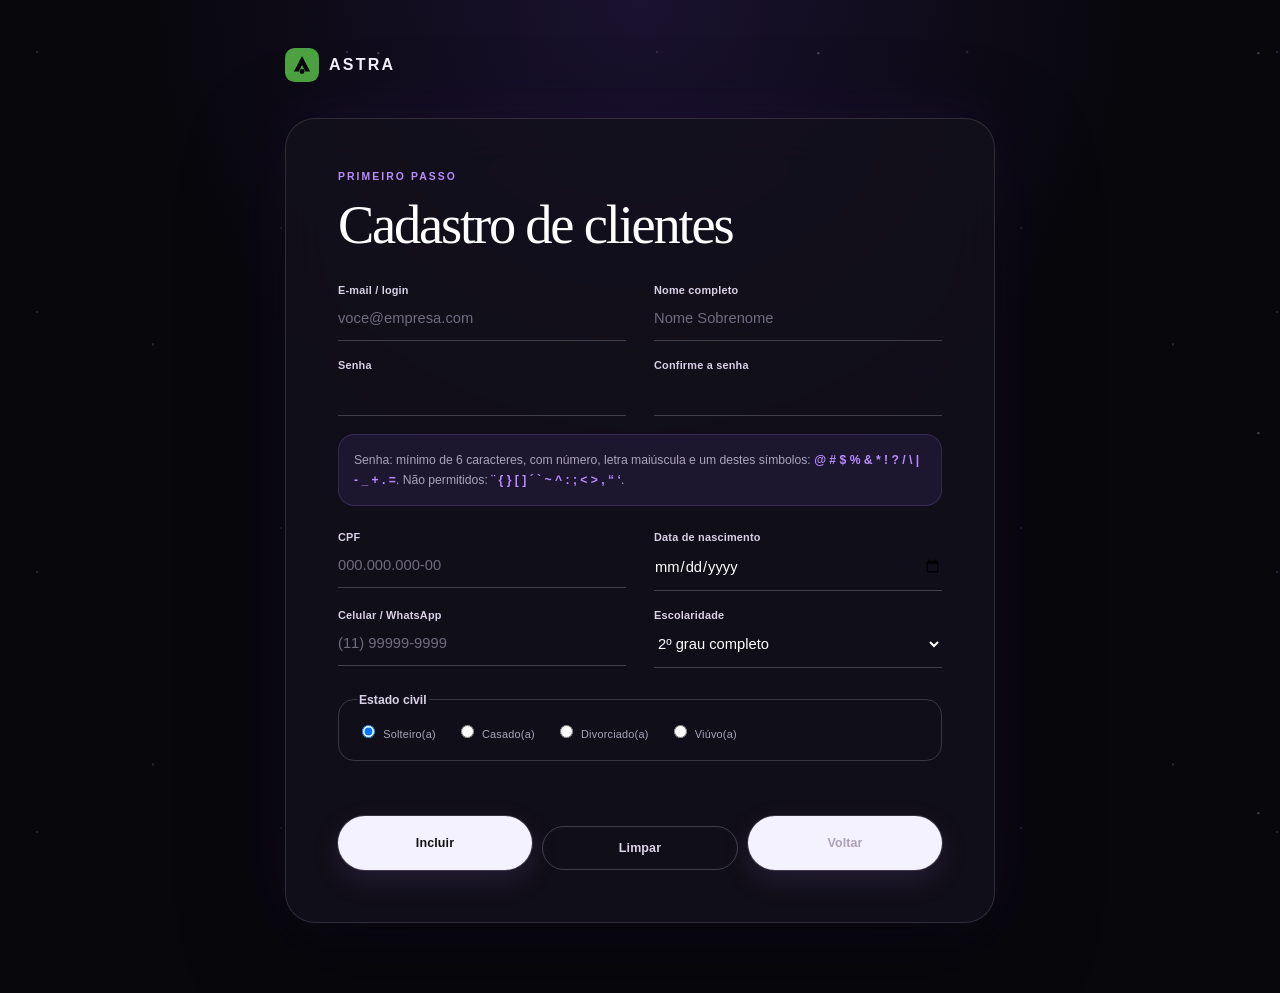
<file: AV1/cadastro.html>
<!DOCTYPE html>
<html lang="pt-BR">
<head><meta charset="UTF-8"><meta name="viewport" content="width=device-width, initial-scale=1.0"><title>Cadastro | Astra</title><link rel="stylesheet" href="style.css"><link rel="stylesheet" href="forms.css"><link rel="stylesheet" href="astra.css"></head>
<body class="account-page"><main class="account-shell"><a class="brand" href="index.html"><img src="logo.svg" alt="Nexa TI"><span>NEXA <b>TI</b></span></a><section class="form-panel wide"><p class="eyebrow">Primeiro passo</p><h1>Cadastro de clientes</h1><form id="register-form" novalidate><div class="form-two"><label for="register-email">E-mail / login <input id="register-email" type="email" placeholder="voce@empresa.com"></label><label for="register-name">Nome completo <input id="register-name" type="text" placeholder="Nome Sobrenome"></label></div><div class="form-two"><label for="register-password">Senha <input id="register-password" type="password"></label><label for="register-confirm">Confirme a senha <input id="register-confirm" type="password"></label></div><div class="instructions compact">Senha: mínimo de 6 caracteres, com número, letra maiúscula e um destes símbolos: <b>@ # $ % & * ! ? / \ | - _ + . =</b>. Não permitidos: <b>¨ { } [ ] ´ ` ~ ^ : ; &lt; &gt; , “ ‘</b>.</div><div class="form-two"><label for="register-cpf">CPF <input id="register-cpf" type="text" inputmode="numeric" maxlength="14" placeholder="000.000.000-00"></label><label for="register-birth">Data de nascimento <input id="register-birth" type="date"></label></div><div class="form-two"><label for="register-phone">Celular / WhatsApp <input id="register-phone" type="tel" placeholder="(11) 99999-9999"></label><label for="register-education">Escolaridade <select id="register-education"><option>1º grau incompleto</option><option>1º grau completo</option><option selected>2º grau completo</option><option>Nível superior</option><option>Pós-graduado</option></select></label></div><fieldset><legend>Estado civil</legend><label class="radio"><input type="radio" name="marital" value="Solteiro(a)" checked> Solteiro(a)</label><label class="radio"><input type="radio" name="marital" value="Casado(a)"> Casado(a)</label><label class="radio"><input type="radio" name="marital" value="Divorciado(a)"> Divorciado(a)</label><label class="radio"><input type="radio" name="marital" value="Viúvo(a)"> Viúvo(a)</label></fieldset><p id="form-message" class="form-message" role="alert"></p><div class="form-actions"><button class="button" type="submit">Incluir</button><button class="button button-ghost" id="clear-register" type="button">Limpar</button><button class="button button-quiet" id="back-register" type="button">Voltar</button></div></form></section></main><script src="script.js"></script></body></html>
</file>
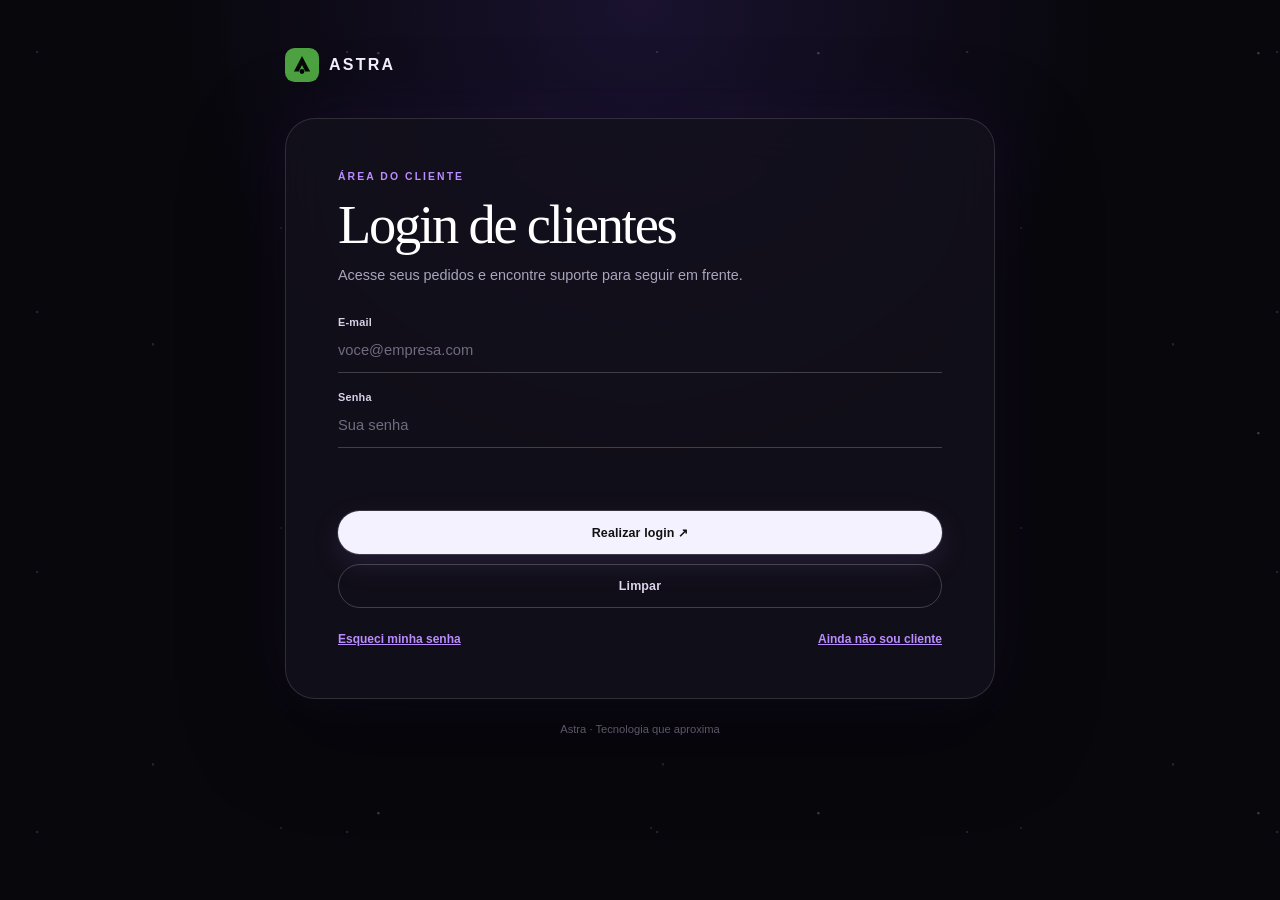
<file: AV1/login.html>
<!DOCTYPE html>
<html lang="pt-BR">
<head>
	<meta charset="UTF-8">
	<meta name="viewport" content="width=device-width, initial-scale=1.0">
	<title>Login | Astra</title>
	<link rel="stylesheet" href="style.css">
	<link rel="stylesheet" href="forms.css">
	<link rel="stylesheet" href="astra.css">
</head>
<body class="account-page">
	<main class="account-shell">
		<a class="brand" href="index.html">
			<img src="logo.svg" alt="Nexa TI">
			<span>NEXA <b>TI</b></span>
		</a>

		<section class="form-panel">
			<p class="eyebrow">Área do cliente</p>
			<h1>Login de clientes</h1>
			<p>Acesse seus pedidos e encontre suporte para seguir em frente.</p>

			<form id="login-form" novalidate>
				<label for="login-email">
					E-mail
					<input id="login-email" type="email" autocomplete="email" placeholder="voce@empresa.com">
				</label>
				<label for="login-password">
					Senha
					<input id="login-password" type="password" autocomplete="current-password" placeholder="Sua senha">
				</label>
				<p id="form-message" class="form-message" role="alert"></p>
				<button class="button full" type="submit">Realizar login <span>↗</span></button>
				<button class="button button-ghost full" id="clear-login" type="button">Limpar</button>
			</form>

			<div class="form-links">
				<a href="trocar-senha.html">Esqueci minha senha</a>
				<a href="cadastro.html">Ainda não sou cliente</a>
			</div>
		</section>

		<p class="account-note">Nexa TI · Tecnologia que aproxima</p>
	</main>
	<script src="script.js"></script>
</body>
</html>
</file>
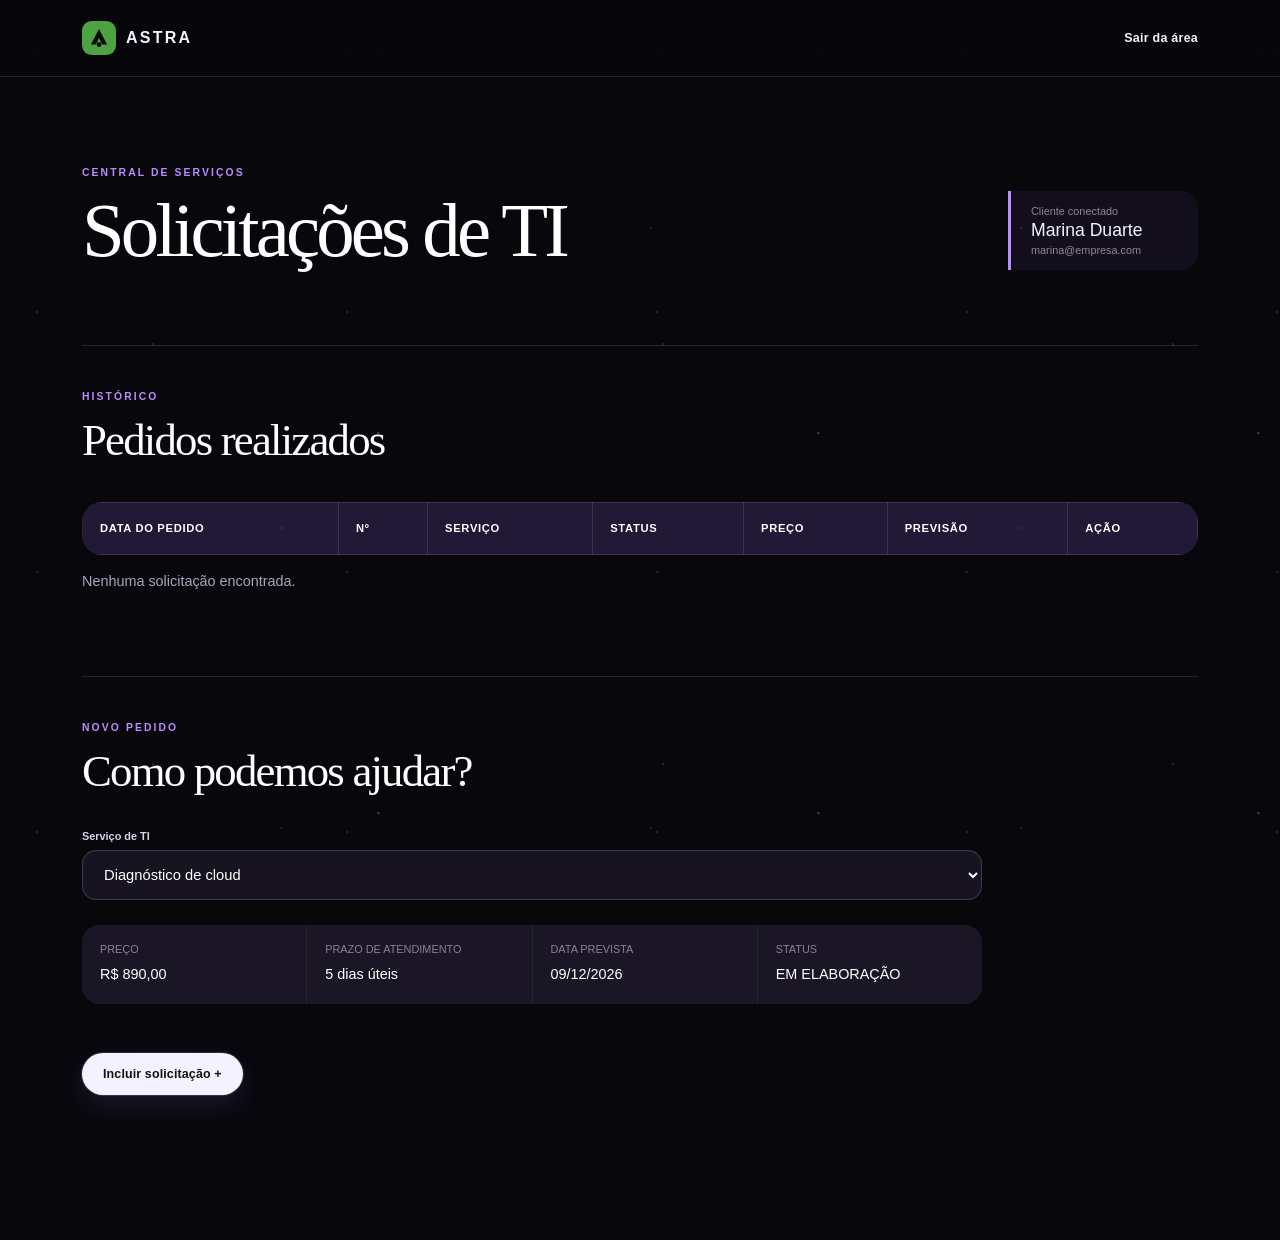
<file: AV1/solicitacoes.html>
<!DOCTYPE html>
<html lang="pt-BR">
<head><meta charset="UTF-8"><meta name="viewport" content="width=device-width, initial-scale=1.0"><title>Solicitações | Astra</title><link rel="stylesheet" href="style.css"><link rel="stylesheet" href="forms.css"><link rel="stylesheet" href="astra.css"></head>
<body class="dashboard-page"><header class="site-header"><div class="container nav-wrap"><a class="brand" href="index.html"><img src="logo.svg" alt="Nexa TI"><span>NEXA <b>TI</b></span></a><nav><a href="index.html">Sair da área</a></nav></div></header><main class="container dashboard"><div class="dashboard-intro"><div><p class="eyebrow">Central de serviços</p><h1>Solicitações de TI</h1></div><div class="user-chip"><span>Cliente conectado</span><strong id="customer-name">Marina Duarte</strong><small id="customer-email">marina@empresa.com</small></div></div><section class="dashboard-section"><div class="section-heading"><div><p class="eyebrow">Histórico</p><h2>Pedidos realizados</h2></div></div><div class="table-scroll"><table class="requests-table"><thead><tr><th>Data do pedido</th><th>Nº</th><th>Serviço</th><th>Status</th><th>Preço</th><th>Previsão</th><th>Ação</th></tr></thead><tbody id="request-table"></tbody></table></div><p id="empty-requests" class="empty-state" hidden>Nenhuma solicitação encontrada.</p></section><section class="dashboard-section request-form-section"><p class="eyebrow">Novo pedido</p><h2>Como podemos ajudar?</h2><form id="request-form" class="request-form"><label for="service-select">Serviço de TI<select id="service-select"><option value="cloud">Diagnóstico de cloud</option><option value="security">Auditoria de segurança</option><option value="support">Suporte especializado</option><option value="backup">Plano de backup</option></select></label><div class="request-details"><div><span>Preço</span><strong id="service-price"></strong></div><div><span>Prazo de atendimento</span><strong id="service-days"></strong></div><div><span>Data prevista</span><strong id="service-date"></strong></div><div><span>Status</span><strong>EM ELABORAÇÃO</strong></div></div><button class="button" type="submit">Incluir solicitação <span>+</span></button><p id="request-message" class="form-message" role="status"></p></form></section></main><script src="script.js"></script></body></html>
</file>
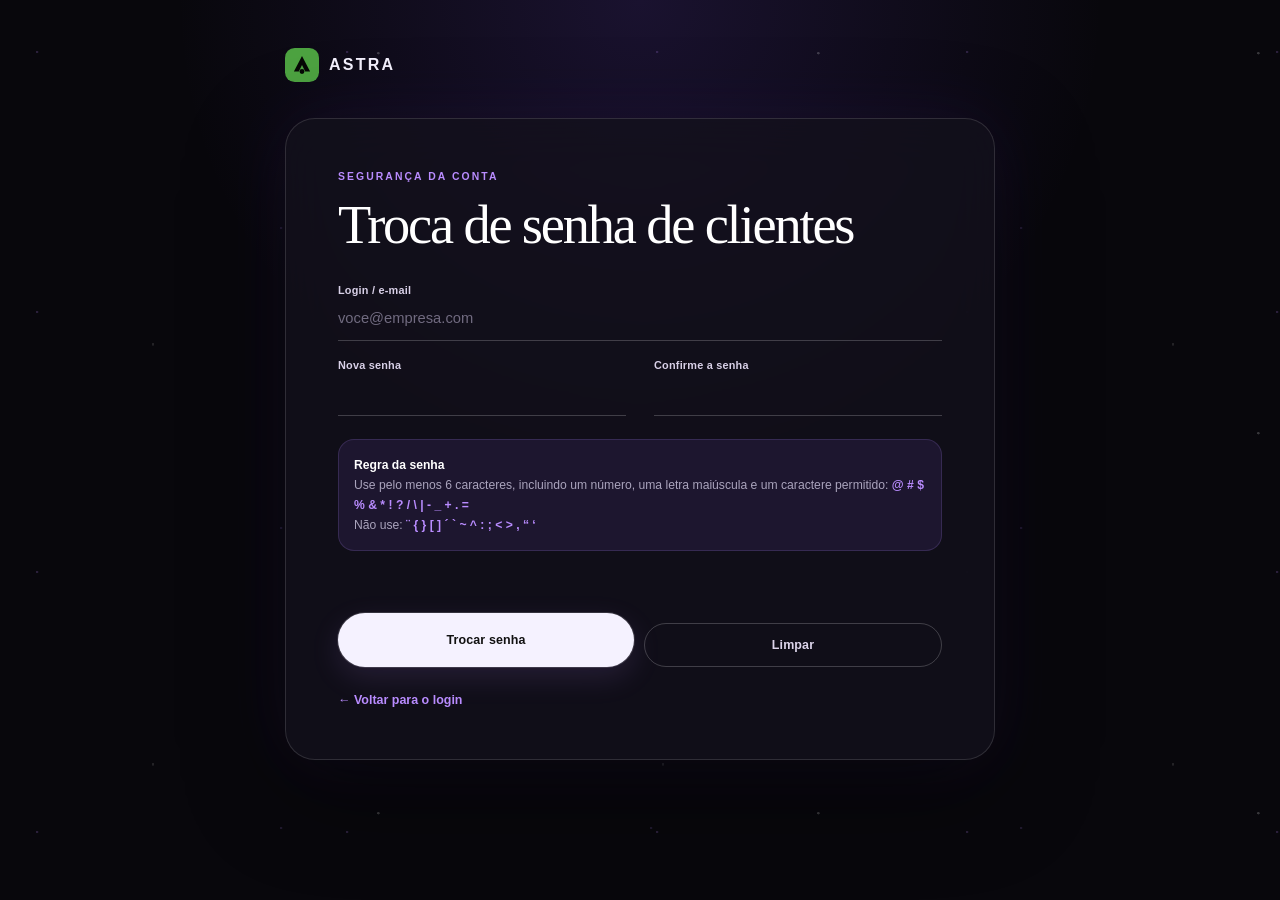
<file: AV1/trocar-senha.html>
<!DOCTYPE html>
<html lang="pt-BR">
<head><meta charset="UTF-8"><meta name="viewport" content="width=device-width, initial-scale=1.0"><title>Troca de senha | Astra</title><link rel="stylesheet" href="style.css"><link rel="stylesheet" href="forms.css"><link rel="stylesheet" href="astra.css"></head>
<body class="account-page"><main class="account-shell"><a class="brand" href="index.html"><img src="logo.svg" alt="Nexa TI"><span>NEXA <b>TI</b></span></a><section class="form-panel wide"><p class="eyebrow">Segurança da conta</p><h1>Troca de senha de clientes</h1><form id="password-form" novalidate><label for="password-email">Login / e-mail <input id="password-email" type="email" placeholder="voce@empresa.com"></label><div class="form-two"><label for="new-password">Nova senha <input id="new-password" type="password"></label><label for="confirm-password">Confirme a senha <input id="confirm-password" type="password"></label></div><div class="instructions"><strong>Regra da senha</strong><br>Use pelo menos 6 caracteres, incluindo um número, uma letra maiúscula e um caractere permitido: <b>@ # $ % & * ! ? / \ | - _ + . =</b><br>Não use: <b>¨ { } [ ] ´ ` ~ ^ : ; &lt; &gt; , “ ‘</b></div><p id="form-message" class="form-message" role="alert"></p><div class="form-actions"><button class="button" type="submit">Trocar senha</button><button class="button button-ghost" id="clear-password" type="button">Limpar</button></div></form><a class="back-link" href="login.html">← Voltar para o login</a></section></main><script src="script.js"></script></body></html>
</file>
<file: AV1/style.css>
:root{--ink:#17252f;--muted:#62727a;--cream:#f5f1e9;--paper:#fffdf8;--gold:#f4b942;--teal:#2f7774;--line:#d8ddd8}*{box-sizing:border-box}html{scroll-behavior:smooth}body{margin:0;background:var(--paper);color:var(--ink);font-family:Georgia,'Times New Roman',serif;line-height:1.55}a{color:inherit}p{color:var(--muted);font-family:Arial,sans-serif}.container{max-width:1160px;margin:0 auto;padding-left:28px;padding-right:28px}.site-header{border-bottom:1px solid var(--line);background:rgba(255,253,248,.94);position:sticky;top:0;z-index:5}.nav-wrap{min-height:78px;display:flex;align-items:center;justify-content:space-between;gap:25px}.brand{display:flex;align-items:center;gap:10px;text-decoration:none;font:700 1.1rem Arial,sans-serif;letter-spacing:.08em}.brand img{width:36px;height:36px}.brand b{color:var(--teal)}nav{display:flex;align-items:center;gap:26px;font:600 .86rem Arial,sans-serif}nav a{text-decoration:none}nav a:not(.button):hover,.text-link:hover{color:var(--teal)}.button{background:var(--gold);color:var(--ink);display:inline-block;padding:14px 20px;text-decoration:none;font:700 .86rem Arial,sans-serif;border:0;cursor:pointer;transition:transform .2s,background .2s}.button:hover{background:#ffc95e;transform:translateY(-2px)}.button-small{padding:10px 15px}.hero{display:grid;grid-template-columns:1fr 1fr;gap:70px;align-items:center;min-height:580px}.eyebrow{color:var(--teal);font:700 .72rem Arial,sans-serif;letter-spacing:.16em;text-transform:uppercase;margin:0 0 15px}.hero h1{font-size:clamp(3rem,6vw,5.4rem);line-height:.98;font-weight:400;margin:0 0 26px;letter-spacing:-.03em}.hero h1 em{color:var(--teal);font-style:italic}.lead{font-size:1.08rem;max-width:520px}.hero-actions{display:flex;gap:24px;align-items:center;margin-top:32px}.text-link{font:600 .84rem Arial,sans-serif;text-decoration:underline;text-underline-offset:5px}.hero-art{min-height:420px;background:linear-gradient(135deg,rgba(23,37,47,.1),rgba(47,119,116,.15)),url('https://images.unsplash.com/photo-1497366754035-f200968a6e72?auto=format&fit=crop&w=1000&q=85') center/cover;position:relative}.art-label{position:absolute;bottom:24px;left:-18px;background:var(--gold);padding:18px 22px;font:700 .67rem Arial,sans-serif;letter-spacing:.12em}.art-label strong{font:italic 1.35rem Georgia,serif;letter-spacing:0}.section{padding-top:105px;padding-bottom:105px}.split-section{display:grid;grid-template-columns:1fr 1fr;gap:100px;border-top:1px solid var(--line)}h2{font-size:clamp(2rem,3.5vw,3.5rem);font-weight:400;line-height:1.05;margin:0}.split-section p{font-size:1.04rem}.split-section strong{color:var(--ink)}.media-band{background:var(--ink);color:white;padding:85px 0}.media-band p{color:#b7c5c5}.video-grid{display:grid;grid-template-columns:.8fr 1.2fr;gap:70px;align-items:center}.video-frame{aspect-ratio:16/9;background:#0d171d}.video-frame iframe{border:0;width:100%;height:100%}.section-heading{display:flex;justify-content:space-between;align-items:end;gap:40px;margin-bottom:38px}.section-heading>p{max-width:280px}.gallery{display:grid;grid-template-columns:1.3fr .8fr .8fr;grid-template-rows:210px 210px;gap:14px}.gallery img{width:100%;height:100%;object-fit:cover}.gallery img:first-child{grid-row:span 2}.gallery img:last-child{grid-column:2/4}.service-section{background:var(--cream);padding:90px 0}.service-grid{display:grid;grid-template-columns:repeat(3,1fr);gap:1px;background:var(--line);margin-top:42px}.service-grid article{background:var(--cream);padding:30px;min-height:220px}.service-grid span{color:var(--teal);font:700 .8rem Arial,sans-serif}.service-grid h3{font-size:1.45rem;font-weight:400;margin:36px 0 8px}.service-grid p{margin:0}.table-scroll{overflow-x:auto}table{border-collapse:collapse;width:100%;font-family:Arial,sans-serif;font-size:.9rem}th,td{text-align:left;padding:16px;border:1px solid var(--line)}td{color:var(--muted)}.site-footer{background:var(--ink);color:#fff;padding:65px 0 25px}.site-footer p,.site-footer li{color:#b7c5c5;font:.9rem/1.8 Arial,sans-serif}.site-footer h3{font:700 .75rem Arial,sans-serif;letter-spacing:.13em;text-transform:uppercase;color:var(--gold)}.footer-grid{display:grid;grid-template-columns:1.4fr 1fr 1fr 1fr;gap:35px}.footer-grid ul{list-style:none;padding:0}.site-footer a{text-decoration:none}.light b{color:var(--gold)}.payments{display:flex;gap:7px}.payments span{border:1px solid #53656a;padding:7px 8px;font:700 .65rem Arial,sans-serif}.footer-bottom{border-top:1px solid #3b4b51;margin-top:50px;padding-top:18px;color:#829398;font:.72rem Arial,sans-serif;display:flex;justify-content:space-between}@media(max-width:760px){.nav-wrap,nav{flex-wrap:wrap}.nav-wrap{padding-top:14px;padding-bottom:14px}nav{gap:13px}.hero,.split-section,.video-grid{grid-template-columns:1fr;gap:35px}.hero{min-height:auto;padding-top:65px;padding-bottom:75px}.hero-art{min-height:300px}.section{padding-top:70px;padding-bottom:70px}.gallery{grid-template-columns:1fr 1fr;grid-template-rows:180px 180px 180px}.gallery img:first-child{grid-row:auto}.gallery img:last-child{grid-column:auto}.service-grid,.footer-grid{grid-template-columns:1fr}.section-heading{display:block}.section-heading>p{margin-top:20px}.footer-bottom{display:block}.footer-bottom span{display:block;margin-top:8px}}
</file>
<file: AV1/forms.css>
.account-page{background:var(--cream);min-height:100vh}.account-shell{max-width:760px;margin:auto;padding:55px 25px}.account-shell>.brand{margin-bottom:36px}.form-panel{background:var(--paper);padding:48px;box-shadow:0 20px 55px rgba(23,37,47,.08)}.form-panel.wide{max-width:850px}.form-panel h1{font-size:clamp(2.1rem,5vw,3.4rem);line-height:1.05;font-weight:400;margin:0 0 10px}.form-panel>p:not(.eyebrow){margin-top:0}.form-panel form{margin-top:30px}.form-panel label{display:block;color:var(--ink);font:700 .76rem Arial,sans-serif;margin-bottom:18px}.form-panel input,.form-panel select,.request-form select{display:block;width:100%;padding:14px 0;border:0;border-bottom:1px solid #aeb9b5;background:transparent;color:var(--ink);font:1rem Georgia,serif;outline:0}.form-panel input:focus,.form-panel select:focus{border-color:var(--teal)}.form-two{display:grid;grid-template-columns:1fr 1fr;gap:28px}.full{width:100%;margin-top:8px}.button-ghost{background:transparent;border:1px solid var(--line);margin-top:10px}.button-quiet{background:transparent;color:var(--muted)}.form-links{display:flex;justify-content:space-between;gap:20px;margin-top:24px;font:700 .75rem Arial,sans-serif}.form-links a,.back-link{color:var(--teal)}.form-message{min-height:24px;font:700 .8rem Arial,sans-serif}.form-message.error{color:#b7463f}.form-message.success{color:var(--teal)}.instructions{background:#edf3ee;padding:15px;margin:5px 0 25px;color:var(--muted);font:.76rem/1.65 Arial,sans-serif}.instructions strong{color:var(--ink)}.instructions b{color:var(--teal)}.instructions.compact{margin-top:0}.form-actions{display:flex;gap:10px;flex-wrap:wrap}.form-actions .button{flex:1}.back-link{display:block;margin-top:26px;font:700 .78rem Arial,sans-serif;text-decoration:none}fieldset{border:1px solid var(--line);padding:14px 18px;margin:7px 0 18px}legend{font:700 .76rem Arial,sans-serif}.radio{display:inline-block!important;margin:0 20px 0 0!important;font-weight:400!important}.radio input{display:inline!important;width:auto!important;margin-right:5px}.account-note{color:var(--muted);font:.7rem Arial,sans-serif;text-align:center;margin-top:24px}.dashboard{padding-top:70px;padding-bottom:100px}.dashboard-intro{display:flex;justify-content:space-between;align-items:end;gap:25px;margin-bottom:75px}.dashboard h1{font-size:clamp(2.5rem,6vw,4.8rem);font-weight:400;line-height:1;margin:0}.user-chip{border-left:3px solid var(--gold);padding-left:15px;min-width:190px}.user-chip span,.user-chip small{display:block;color:var(--muted);font:.68rem Arial,sans-serif}.user-chip strong{display:block;font-size:1.1rem;font-weight:400}.dashboard-section{border-top:1px solid var(--line);padding:45px 0}.dashboard-section h2{font-size:2.4rem}.requests-table th{font-size:.7rem;text-transform:uppercase;letter-spacing:.06em;background:var(--ink);color:#fff}.requests-table td{white-space:nowrap}.delete-request{border:0;background:transparent;color:#b7463f;font:700 .75rem Arial,sans-serif;cursor:pointer}.empty-state{font-size:.9rem}.request-form-section{margin-top:25px}.request-form{max-width:900px;margin-top:35px}.request-form>label{display:block;font:700 .78rem Arial,sans-serif}.request-form select{border:1px solid var(--line);padding:14px;margin-top:8px;background:var(--paper)}.request-details{display:grid;grid-template-columns:repeat(4,1fr);gap:1px;background:var(--line);margin:25px 0}.request-details div{background:var(--cream);padding:18px}.request-details span{display:block;color:var(--muted);font:.68rem Arial,sans-serif;text-transform:uppercase}.request-details strong{display:block;margin-top:8px;font-size:1rem;font-weight:400}.request-form .form-message{display:inline-block;margin-left:15px}.dashboard-page{background:var(--paper)}@media(max-width:700px){.form-panel{padding:30px 22px}.form-two,.request-details{grid-template-columns:1fr}.dashboard-intro{display:block}.user-chip{margin-top:25px}.form-links{display:block}.form-links a{display:block;margin:10px 0}}
</file>
<file: AV1/astra.css>
:root{--ink:#f5f2ff;--muted:#aaa4bd;--cream:#0d0b13;--paper:#15121e;--gold:#b98cff;--teal:#9e78ff;--line:rgba(255,255,255,.12);--violet:#7652d9;--black:#08070c}*{box-sizing:border-box}html{background:var(--black)}body{background:var(--black);color:var(--ink);font-family:-apple-system,BlinkMacSystemFont,"Segoe UI",sans-serif;line-height:1.55;letter-spacing:0}body:before{content:"";position:fixed;inset:0;pointer-events:none;opacity:.36;background-image:radial-gradient(circle at 12% 20%,rgba(185,140,255,.55) 0 1px,transparent 1.5px),radial-gradient(circle at 86% 14%,rgba(255,255,255,.55) 0 1px,transparent 1.5px),radial-gradient(circle at 76% 76%,rgba(185,140,255,.4) 0 1px,transparent 1.5px),radial-gradient(circle at 30% 82%,rgba(255,255,255,.32) 0 1px,transparent 1.5px);background-size:310px 260px,440px 380px,370px 300px,510px 420px}body:after{content:"";position:fixed;z-index:-1;width:65vw;height:65vw;right:-30vw;top:-30vw;border-radius:50%;background:rgba(97,57,190,.18);filter:blur(80px);pointer-events:none}.container{max-width:1180px;padding-left:32px;padding-right:32px}.site-header{background:rgba(8,7,12,.72);border-bottom:1px solid var(--line);backdrop-filter:blur(22px);-webkit-backdrop-filter:blur(22px)}.nav-wrap{min-height:76px}.brand{color:var(--ink);font-size:1rem;letter-spacing:.14em}.brand img{width:34px;height:34px;filter:saturate(.8) hue-rotate(210deg)}.brand b{color:var(--gold)}nav{font-size:.78rem;letter-spacing:.02em}nav a:not(.button):hover,.text-link:hover{color:var(--gold)}.button{background:var(--ink);color:#111;font-size:.78rem;letter-spacing:.01em;border-radius:999px;padding:14px 21px;box-shadow:0 0 0 1px rgba(255,255,255,.14),0 10px 30px rgba(185,140,255,.13)}.button:hover{background:#fff;color:#111;transform:translateY(-2px);box-shadow:0 12px 32px rgba(185,140,255,.25)}.button-small{padding:10px 16px;background:var(--gold)}.hero{position:relative;min-height:650px;gap:80px}.hero-copy{position:relative;z-index:1}.eyebrow{color:var(--gold);font-size:.65rem;letter-spacing:.2em}.hero h1{font-family:Georgia,"Times New Roman",serif;font-size:clamp(3.2rem,6.2vw,6.4rem);letter-spacing:-.055em;line-height:.94;color:#fff;margin-bottom:28px}.hero h1 em{color:var(--gold)}.lead{color:var(--muted);font-size:1rem;max-width:470px}.hero-art{min-height:450px;border-radius:34px;overflow:hidden;border:1px solid rgba(255,255,255,.16);box-shadow:0 35px 90px rgba(0,0,0,.45),0 0 80px rgba(108,70,205,.2);background:linear-gradient(180deg,rgba(10,8,17,.1),rgba(10,8,17,.7)),url('https://images.unsplash.com/photo-1519608487953-e999c86e7455?auto=format&fit=crop&w=1200&q=85') center/cover}.art-label{left:auto;bottom:20px;right:20px;background:rgba(12,10,20,.72);border:1px solid rgba(255,255,255,.16);border-radius:18px;color:#d8c9ff;padding:15px 18px;backdrop-filter:blur(18px);font-size:.62rem}.art-label strong{color:#fff;font-size:1.15rem}.hero-actions{gap:19px}.text-link{color:#d5cee4;font-size:.78rem;text-decoration:none;border-bottom:1px solid rgba(255,255,255,.4);padding-bottom:3px}.section{padding-top:120px;padding-bottom:120px}.split-section{border-top:1px solid var(--line)}h2{font-family:Georgia,"Times New Roman",serif;color:#fff;font-size:clamp(2.3rem,4vw,4.2rem);letter-spacing:-.04em}.split-section p{font-size:.98rem;color:var(--muted)}.split-section strong{color:#fff}.media-band{background:#100d19;border-top:1px solid var(--line);border-bottom:1px solid var(--line);padding:95px 0}.media-band h2{font-size:clamp(2.1rem,4vw,3.8rem)}.media-band p{color:var(--muted)}.video-frame{border:1px solid rgba(255,255,255,.14);border-radius:24px;overflow:hidden;box-shadow:0 20px 70px rgba(0,0,0,.4)}.section-heading>p{color:var(--muted);font-size:.9rem}.gallery{gap:12px}.gallery img{border-radius:18px;filter:saturate(.72) contrast(1.05);transition:filter .3s,transform .3s}.gallery img:hover{filter:saturate(1) contrast(1.05);transform:translateY(-3px)}.service-section{background:#110e1a;border-top:1px solid var(--line);border-bottom:1px solid var(--line);padding:100px 0}.service-grid{background:var(--line);border:1px solid var(--line);border-radius:24px;overflow:hidden}.service-grid article{background:rgba(24,19,34,.9);padding:34px;min-height:235px}.service-grid span{color:var(--gold);font-size:.7rem;letter-spacing:.15em}.service-grid h3{color:#fff;font-size:1.3rem;margin:42px 0 10px}.service-grid p{font-size:.88rem;color:var(--muted)}table{font-size:.8rem}th,td{border-color:var(--line);padding:17px}td{color:var(--muted)}.founders-table th{background:#211936!important;color:#fff!important}.site-footer{background:#08070c;border-top:1px solid var(--line);padding:70px 0 25px}.site-footer p,.site-footer li{color:#8e889d;font-size:.8rem}.site-footer h3{color:var(--gold);font-size:.65rem}.payments span{border-color:var(--line);color:#c8bddc}.footer-bottom{border-color:var(--line);color:#6d6878}.light b{color:var(--gold)}.account-page{background:radial-gradient(circle at 50% 0,rgba(107,68,207,.18),transparent 42%),var(--black)}.account-shell{padding:48px 25px 70px}.form-panel{background:rgba(20,17,29,.78);border:1px solid rgba(255,255,255,.13);border-radius:30px;padding:52px;box-shadow:0 30px 100px rgba(0,0,0,.46),0 0 70px rgba(106,66,200,.12);backdrop-filter:blur(24px);-webkit-backdrop-filter:blur(24px)}.form-panel h1{font-family:Georgia,"Times New Roman",serif;color:#fff;letter-spacing:-.04em}.form-panel>p:not(.eyebrow){color:var(--muted);font-size:.9rem}.form-panel label{color:#d9d1e8;font-size:.68rem;letter-spacing:.02em}.form-panel input,.form-panel select,.request-form select{color:#fff;border-bottom-color:rgba(255,255,255,.2);font-family:-apple-system,BlinkMacSystemFont,"Segoe UI",sans-serif;font-size:.92rem}.form-panel input::placeholder{color:#716b80}.form-panel input:focus,.form-panel select:focus{border-color:var(--gold)}.button-ghost{color:#ddd5eb;background:transparent;border-color:rgba(255,255,255,.2);box-shadow:none}.button-ghost:hover{background:rgba(255,255,255,.08);color:#fff}.button-quiet{color:#aaa1b8}.form-links a,.back-link{color:var(--gold)}.form-message.error{color:#ff8fbb}.form-message.success{color:#b9ffdc}.instructions{background:rgba(122,82,215,.12);border:1px solid rgba(185,140,255,.17);border-radius:16px;color:var(--muted)}.instructions strong{color:#fff}.instructions b{color:var(--gold)}fieldset{border-color:rgba(255,255,255,.17);border-radius:16px}legend{color:#d9d1e8}.radio{color:var(--muted)!important}.account-note{color:#777184}.dashboard-page{background:var(--black)}.dashboard{padding-top:90px}.dashboard h1{font-family:Georgia,"Times New Roman",serif;color:#fff;letter-spacing:-.05em}.user-chip{border-left-color:var(--gold);background:rgba(23,18,34,.7);border-radius:0 16px 16px 0;padding:14px 20px}.user-chip span,.user-chip small{color:#8d869a}.dashboard-section{border-color:var(--line)}.dashboard-section h2{font-size:2.8rem}.requests-table{background:rgba(19,15,27,.7);border-radius:20px;overflow:hidden}.requests-table th{background:#211936;color:#fff}.requests-table td{color:#ada5bd}.delete-request{color:#ff9cbd}.empty-state{color:var(--muted)}.request-form select{border:1px solid rgba(255,255,255,.17);border-radius:14px;padding:15px 17px;background:#171320}.request-details{background:var(--line);border-radius:18px;overflow:hidden}.request-details div{background:rgba(26,21,37,.9)}.request-details span{color:#898196}.request-details strong{color:#fff;font-size:.9rem}.request-form>label{color:#d9d1e8;font-size:.68rem}.request-form .form-message{color:#b9ffdc}@media(max-width:760px){.nav-wrap,nav{flex-wrap:wrap}.nav-wrap{padding-top:14px;padding-bottom:14px}nav{gap:14px}.hero,.split-section,.video-grid{grid-template-columns:1fr;gap:38px}.hero{min-height:auto;padding-top:82px;padding-bottom:90px}.hero-art{min-height:340px}.section{padding-top:80px;padding-bottom:80px}.gallery{grid-template-columns:1fr 1fr;grid-template-rows:180px 180px 180px}.gallery img:first-child{grid-row:auto}.gallery img:last-child{grid-column:auto}.service-grid,.footer-grid{grid-template-columns:1fr}.section-heading{display:block}.section-heading>p{margin-top:20px}.footer-bottom{display:block}.footer-bottom span{display:block;margin-top:8px}.form-panel{padding:34px 23px}.form-two,.request-details{grid-template-columns:1fr}.dashboard-intro{display:block}.user-chip{margin-top:28px}.form-links{display:block}.form-links a{display:block;margin:11px 0}}
</file>
